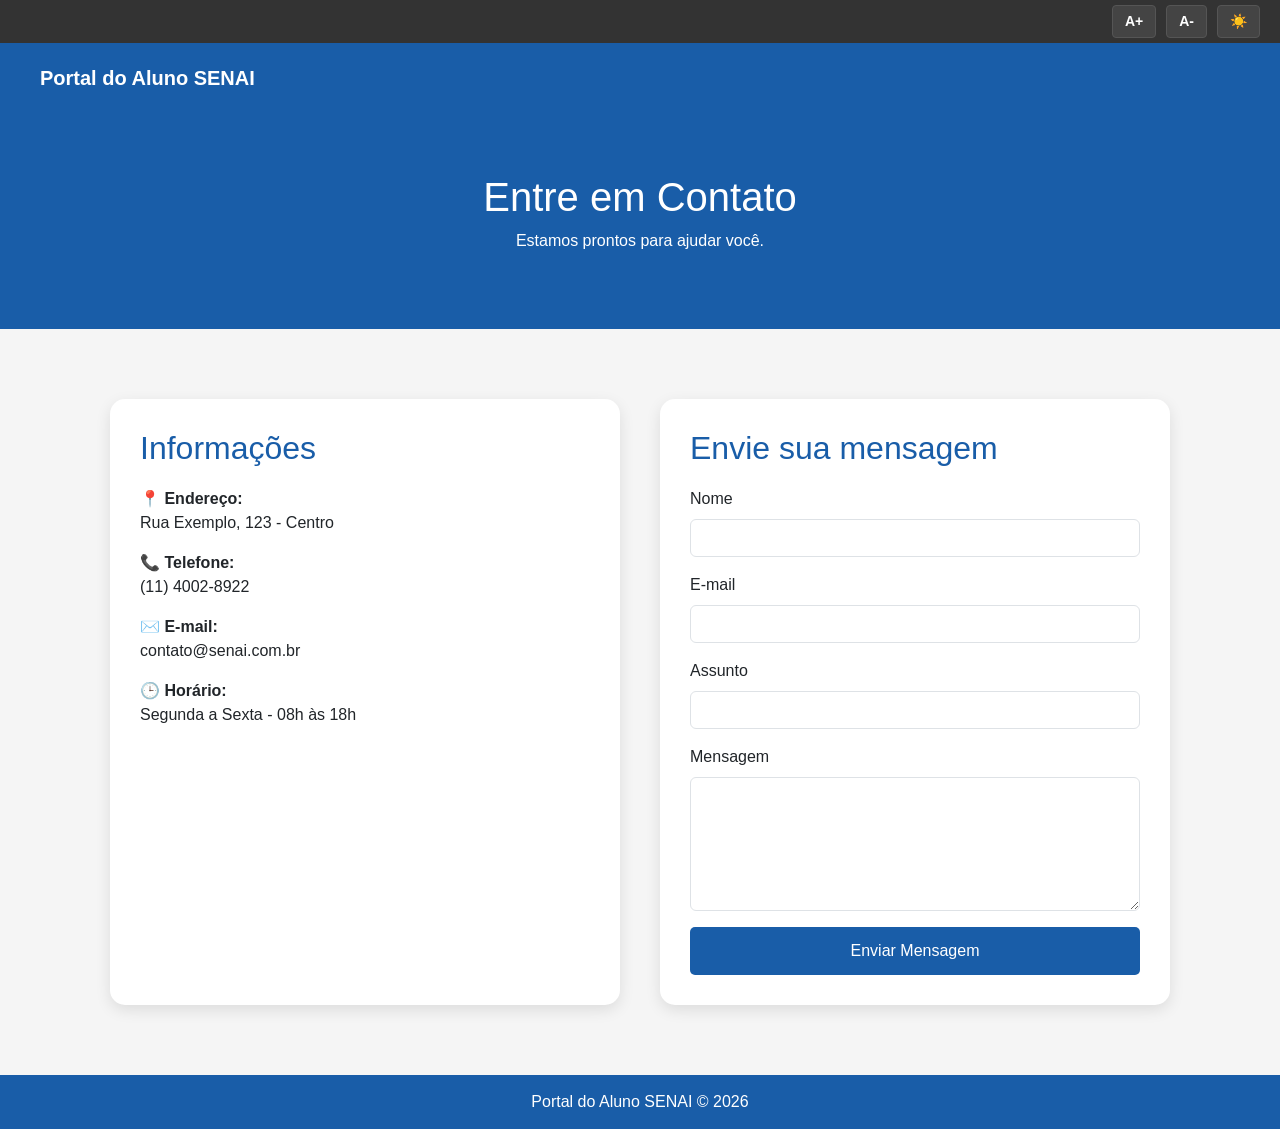
<file: Situação de aprendizagem/contato.html>
<!DOCTYPE html>
<html lang="pt-br">
<head>
    <meta charset="UTF-8">
    <meta name="viewport" content="width=device-width, initial-scale=1.0">
    <title>Contato - Portal do Aluno SENAI</title>

    <link href="https://cdn.jsdelivr.net/npm/bootstrap@5.3.3/dist/css/bootstrap.min.css" rel="stylesheet">

    <style>
        body {
            font-family: Arial, sans-serif;
            background: #f5f5f5;
            transition: background 0.3s, color 0.3s;
        }

        /* BARRA DE ACESSIBILIDADE */
        .acessibilidade-barra {
            background: #333;
            padding: 5px 20px;
            text-align: right;
            display: flex;
            justify-content: flex-end;
            gap: 10px;
        }

        .btn-acessibilidade, .btn-tema {
            background: #444;
            color: white;
            border: 1px solid #555;
            padding: 5px 12px;
            cursor: pointer;
            border-radius: 4px;
            font-weight: bold;
            font-size: 14px;
        }

        .btn-acessibilidade:hover, .btn-tema:hover {
            background: #555;
        }

        /* ESTILOS PADRÃO */
        .navbar {
            background: #195da8;
            padding: 15px 40px;
        }

        .navbar-brand {
            color: white !important;
            font-weight: bold;
        }

        .contato-banner {
            background: #195da8;
            color: white;
            text-align: center;
            padding: 60px 20px;
        }

        .contato-container {
            max-width: 1100px;
            margin: 50px auto;
            display: grid;
            grid-template-columns: 1fr 1fr;
            gap: 40px;
            padding: 20px;
        }

        .info-contato, .formulario {
            background: white;
            padding: 30px;
            border-radius: 15px;
            box-shadow: 0 5px 15px rgba(0,0,0,.1);
        }

        .formulario h2, .info-contato h2 {
            color: #195da8;
            margin-bottom: 20px;
        }

        .btn-enviar {
            background: #195da8;
            color: white;
            border: none;
            padding: 12px 25px;
            border-radius: 5px;
            width: 100%;
        }

        .btn-enviar:hover {
            background: #144b86;
        }

        footer {
            background: #195da8;
            color: white;
            text-align: center;
            padding: 15px;
            margin-top: 40px;
        }

        /* RESPONSIVIDADE */
        @media(max-width:768px){
            .contato-container {
                grid-template-columns: 1fr;
            }
        }

        /* --- REGRAS DE ALTO CONTRASTE --- */
        body.alto-contraste {
            background: #000000 !important;
            color: #ffffff !important;
        }

        body.alto-contraste .navbar,
        body.alto-contraste .contato-banner,
        body.alto-contraste footer {
            background: #1a1a1a !important;
            border-bottom: 2px solid #fff;
        }

        body.alto-contraste .info-contato,
        body.alto-contraste .formulario {
            background: #111111 !important;
            color: #ffffff !important;
            border: 2px solid #ffffff;
            box-shadow: none;
        }

        body.alto-contraste .formulario h2,
        body.alto-contraste .info-contato h2,
        body.alto-contraste .navbar-brand {
            color: #ffff00 !important; /* Texto em amarelo para alto destaque */
        }

        body.alto-contraste .form-control {
            background: #222 !important;
            color: #fff !important;
            border: 1px solid #fff;
        }

        body.alto-contraste .btn-enviar {
            background: #ffff00 !important;
            color: #000 !important;
            font-weight: bold;
        }
    </style>
</head>

<body>

    <div class="acessibilidade-barra">
        <button id="aumentar" class="btn-acessibilidade" title="Aumentar Fonte">A+</button>
        <button id="diminuir" class="btn-acessibilidade" title="Diminuir Fonte">A-</button>
        <button id="contraste" class="btn-tema" title="Alternar Contraste">☀️</button>
    </div>

    <nav class="navbar">
        <a class="navbar-brand" href="index.html">Portal do Aluno SENAI</a>
    </nav>

    <section class="contato-banner">
        <h1>Entre em Contato</h1>
        <p>Estamos prontos para ajudar você.</p>
    </section>

    <main class="contato-container">
        <div class="info-contato">
            <h2>Informações</h2>
            <p><strong>📍 Endereço:</strong><br>Rua Exemplo, 123 - Centro</p>
            <p><strong>📞 Telefone:</strong><br>(11) 4002-8922</p>
            <p><strong>✉️ E-mail:</strong><br>contato@senai.com.br</p>
            <p><strong>🕒 Horário:</strong><br>Segunda a Sexta - 08h às 18h</p>
        </div>

        <div class="formulario">
            <h2>Envie sua mensagem</h2>
            <form>
                <div class="mb-3">
                    <label class="form-label">Nome</label>
                    <input type="text" class="form-control" required>
                </div>
                <div class="mb-3">
                    <label class="form-label">E-mail</label>
                    <input type="email" class="form-control" required>
                </div>
                <div class="mb-3">
                    <label class="form-label">Assunto</label>
                    <input type="text" class="form-control" required>
                </div>
                <div class="mb-3">
                    <label class="form-label">Mensagem</label>
                    <textarea class="form-control" rows="5" required></textarea>
                </div>
                <button type="submit" class="btn-enviar">Enviar Mensagem</button>
            </form>
        </div>
    </main>

    <footer>
        Portal do Aluno SENAI © 2026
    </footer>

    <script>
        let tamanhoFonte = 16;

        // Aumentar fonte
        document.getElementById("aumentar").addEventListener("click", function(){
            if(tamanhoFonte < 24){
                tamanhoFonte += 2;
                document.body.style.fontSize = tamanhoFonte + "px";
            }
        });

        // Diminuir fonte
        document.getElementById("diminuir").addEventListener("click", function(){
            if(tamanhoFonte > 12){
                tamanhoFonte -= 2;
                document.body.style.fontSize = tamanhoFonte + "px";
            }
        });

        // Alto contraste
        document.getElementById("contraste").addEventListener("click", function(){
            document.body.classList.toggle("alto-contraste");

            if(document.body.classList.contains("alto-contraste")){
                this.innerHTML = "🌙";
            } else {
                this.innerHTML = "☀️";
            }
        });
    </script>
</body>
</html>
</file>
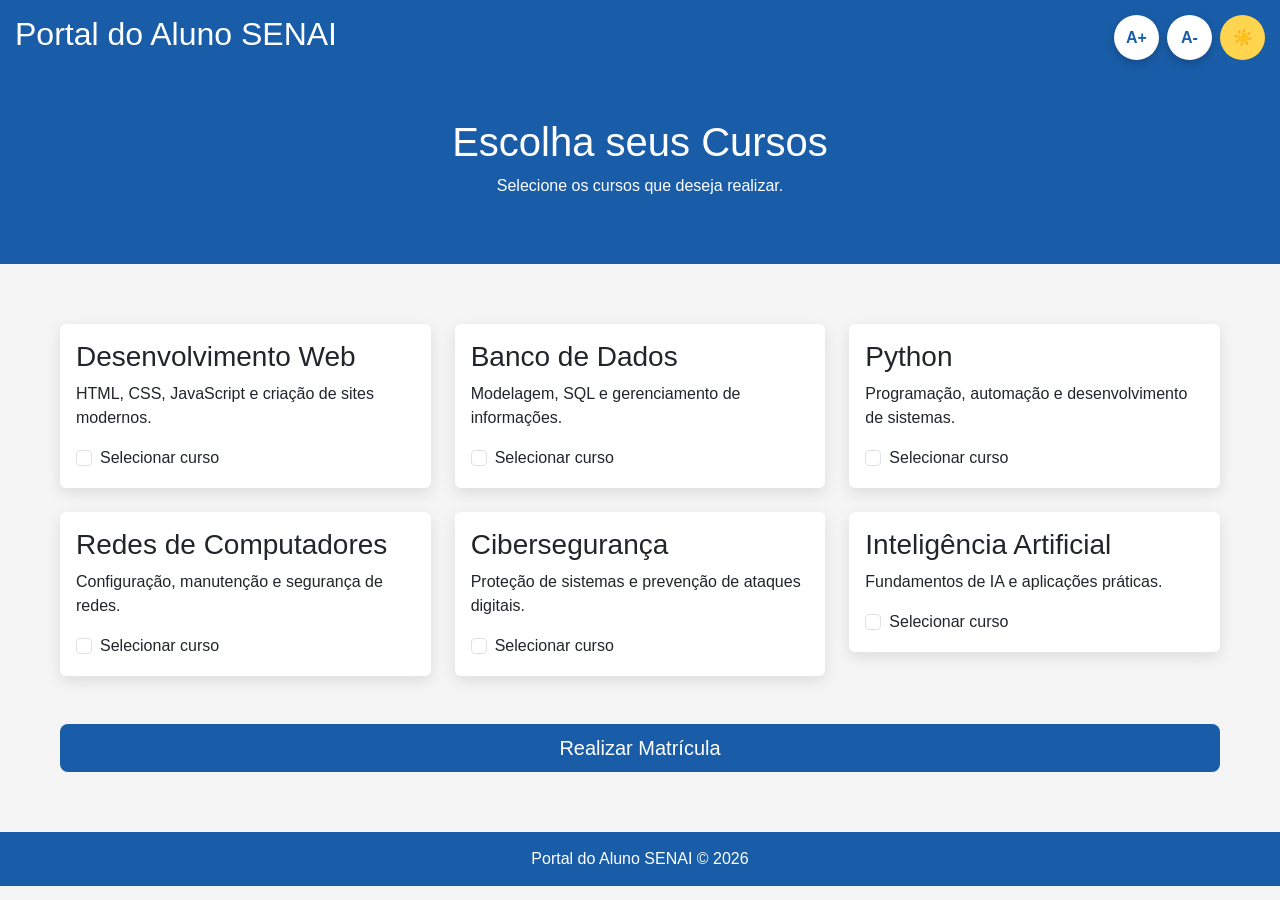
<file: Situação de aprendizagem/cursos.html>
<!DOCTYPE html>
<html lang="pt-br">
<head>
    <meta charset="UTF-8">
    <meta name="viewport" content="width=device-width, initial-scale=1.0">
    <title>Escolha seus Cursos</title>

    <link href="https://cdn.jsdelivr.net/npm/bootstrap@5.3.3/dist/css/bootstrap.min.css" rel="stylesheet">

    <style>
        body{
            font-family: Arial, sans-serif;
            background-color: #f5f5f5;
        }

        .navbar{
            background-color: #195da8;
            padding: 15px;
        }

        .navbar h2{
            color: white;
            margin: 0;
        }

        .banner{
            background-color: #195da8;
            color: white;
            text-align: center;
            padding: 50px 20px;
        }

        .cursos{
            max-width: 1200px;
            margin: 40px auto;
            padding: 20px;
        }

        .card{
            transition: .3s;
            border: none;
            box-shadow: 0 5px 15px rgba(0,0,0,.1);
        }

        .card:hover{
            transform: translateY(-5px);
        }

        .btn-inscrever{
            background-color: #195da8;
            color: white;
            width: 100%;
        }

        .btn-inscrever:hover{
            background-color: #144b86;
            color: white;
        }

        footer{
            background-color: #195da8;
            color: white;
            text-align: center;
            padding: 15px;
            margin-top: 40px;
        }
        /* Acessibilidade */

        .acessibilidade{
            position: fixed;
            top: 15px;
            right: 15px;
            z-index: 9999;
            display: flex;
            gap: 8px;
        }

        .btn-acessibilidade{
            width: 45px;
            height: 45px;
            border: none;
            border-radius: 50%;
            background: white;
            color: #195da8;
            font-weight: bold;
            cursor: pointer;
            box-shadow: 0 4px 10px rgba(0,0,0,.2);
        }

        .btn-tema{
            width: 45px;
            height: 45px;
            border: none;
            border-radius: 50%;
            background: #FFD54F;
            cursor: pointer;
        }

        /* Alto contraste */

        body.alto-contraste{
            background: #000;
            color: #fff;
        }

        body.alto-contraste .card{
            background: #111;
            color: white;
        }

        body.alto-contraste .banner,
        body.alto-contraste footer,
        body.alto-contraste .navbar{
            background: #000 !important;
        }

        body.alto-contraste h1,
        body.alto-contraste h2,
        body.alto-contraste h3,
        body.alto-contraste p,
        body.alto-contraste label{
            color: white !important;
        }
    </style>
</head>
<body>
    <div class="acessibilidade">

    <button id="aumentar" class="btn-acessibilidade">
        A+
    </button>

    <button id="diminuir" class="btn-acessibilidade">
        A-
    </button>

    <button id="contraste" class="btn-tema">
        ☀️
    </button>

</div>

<nav class="navbar">
    <h2>Portal do Aluno SENAI</h2>
</nav>

<section class="banner">
    <h1>Escolha seus Cursos</h1>
    <p>Selecione os cursos que deseja realizar.</p>
</section>

<section class="cursos">
    <div class="row g-4">

        <div class="col-md-4">
            <div class="card p-3">
                <h3>Desenvolvimento Web</h3>
                <p>HTML, CSS, JavaScript e criação de sites modernos.</p>

                <div class="form-check">
                    <input class="form-check-input curso" type="checkbox" value="Desenvolvimento Web">
                    <label class="form-check-label">Selecionar curso</label>
                </div>
            </div>
        </div>

        <div class="col-md-4">
            <div class="card p-3">
                <h3>Banco de Dados</h3>
                <p>Modelagem, SQL e gerenciamento de informações.</p>

                <div class="form-check">
                    <input class="form-check-input curso" type="checkbox" value="Banco de Dados">
                    <label class="form-check-label">Selecionar curso</label>
                </div>
            </div>
        </div>

        <div class="col-md-4">
            <div class="card p-3">
                <h3>Python</h3>
                <p>Programação, automação e desenvolvimento de sistemas.</p>

                <div class="form-check">
                    <input class="form-check-input curso" type="checkbox" value="Python">
                    <label class="form-check-label">Selecionar curso</label>
                </div>
            </div>
        </div>

        <div class="col-md-4">
            <div class="card p-3">
                <h3>Redes de Computadores</h3>
                <p>Configuração, manutenção e segurança de redes.</p>

                <div class="form-check">
                    <input class="form-check-input curso" type="checkbox" value="Redes de Computadores">
                    <label class="form-check-label">Selecionar curso</label>
                </div>
            </div>
        </div>

        <div class="col-md-4">
            <div class="card p-3">
                <h3>Cibersegurança</h3>
                <p>Proteção de sistemas e prevenção de ataques digitais.</p>

                <div class="form-check">
                    <input class="form-check-input curso" type="checkbox" value="Cibersegurança">
                    <label class="form-check-label">Selecionar curso</label>
                </div>
            </div>
        </div>

        <div class="col-md-4">
            <div class="card p-3">
                <h3>Inteligência Artificial</h3>
                <p>Fundamentos de IA e aplicações práticas.</p>

                <div class="form-check">
                    <input class="form-check-input curso" type="checkbox" value="Inteligência Artificial">
                    <label class="form-check-label">Selecionar curso</label>
                </div>
            </div>
        </div>

    </div>

    <div class="text-center mt-5">
        <button class="btn btn-inscrever btn-lg" onclick="matricular()">
            Realizar Matrícula
        </button>
    </div>
</section>

<footer>
    Portal do Aluno SENAI © 2026
</footer>

<script>
function matricular(){

    let cursos = [];

    document.querySelectorAll('.curso:checked').forEach(item => {
        cursos.push(item.value);
    });

    if(cursos.length === 0){
        alert("Selecione pelo menos um curso.");
        return;
    }

    alert(
        "Matrícula realizada nos cursos:\n\n" +
        cursos.join("\n")
    );
}
</script>
    <script>
let tamanhoFonte = 16;

// Aumentar fonte
document.getElementById("aumentar").addEventListener("click", function(){

    if(tamanhoFonte < 24){
        tamanhoFonte += 2;
        document.body.style.fontSize = tamanhoFonte + "px";
    }

});

// Diminuir fonte
document.getElementById("diminuir").addEventListener("click", function(){

    if(tamanhoFonte > 12){
        tamanhoFonte -= 2;
        document.body.style.fontSize = tamanhoFonte + "px";
    }

});

// Alto contraste
document.getElementById("contraste").addEventListener("click", function(){

    document.body.classList.toggle("alto-contraste");

    if(document.body.classList.contains("alto-contraste")){
        this.innerHTML = "🌙";
    }else{
        this.innerHTML = "☀️";
    }

});
</script>
</body>
</html>
</file>
